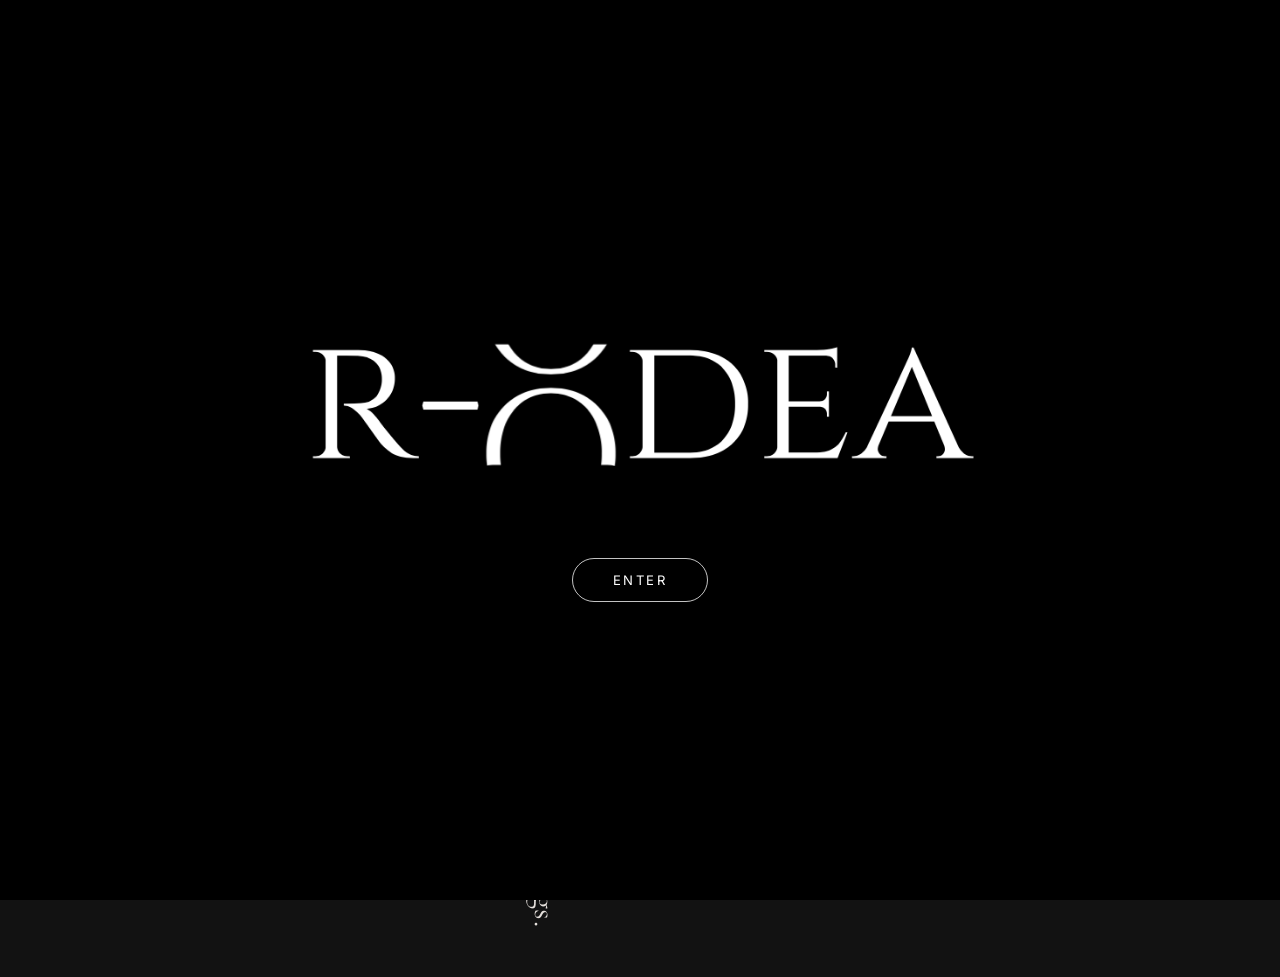
<file: index.html>
<!doctype html>
<html lang="en">
  <head>
    <meta charset="utf-8">
    <meta name="viewport" content="width=device-width, initial-scale=1">
    <meta name="google-site-verification" content="JBPxKMNKhY0AwaMtfhg0TSkQ1GIwlngQ6Hcf86oMzaY">
    <meta
      name="description"
      content="R-ODEA is an independent luxury consultancy for brands and talent. Strategic communications, brand partnerships and Asia market entry across fashion, beauty, travel and culture."
    >
    <title>R-ODEA | Luxury Brand &amp; Talent Consultancy | London, Hong Kong, Melbourne</title>
    <link rel="preconnect" href="https://fonts.googleapis.com">
    <link rel="preconnect" href="https://fonts.gstatic.com" crossorigin>
    <link
      href="https://fonts.googleapis.com/css2?family=Cormorant+Garamond:wght@400;500;600&family=Inter:wght@400;500;600;700&display=swap"
      rel="stylesheet"
    >
    <link rel="stylesheet" href="styles.css">
  </head>
  <body class="intro-active">
    <section class="intro-screen" id="intro-screen" aria-label="R-ODEA introduction">
      <div class="intro-logo" aria-hidden="true">
        <img class="intro-logo-base" src="LOGO.png" alt="">
        <span class="intro-o-cover"></span>
        <span class="intro-o-spin"></span>
      </div>
      <button class="intro-enter" type="button">Enter</button>
    </section>

    <header class="site-header">
      <nav class="nav" aria-label="Site navigation">
        <div class="brand-lockup">
          <a class="wordmark" href="#top" aria-label="R-ODEA home">
            <img src="LOGO.png" alt="R-ODEA">
          </a>
          <div class="brand-links" aria-label="Primary links">
            <a href="about.html">About</a>
            <a href="services.html">Services</a>
            <a href="sectors.html">Sectors</a>
            <a href="contact.html">Contact</a>
          </div>
        </div>

        <aside class="global-panel" aria-label="Global hubs with live clocks">
          <p class="panel-label">Global hubs</p>
          <div class="clock-list">
            <span class="city-time">
              <span>Hong Kong</span>
              <time data-timezone="Asia/Hong_Kong">--:--</time>
            </span>
            <span class="city-time">
              <span>Melbourne</span>
              <time data-timezone="Australia/Melbourne">--:--</time>
            </span>
            <span class="city-time">
              <span>London</span>
              <time data-timezone="Europe/London">--:--</time>
            </span>
          </div>
        </aside>
      </nav>
    </header>

    <main id="top">
      <section class="hero image-option image-option-top" aria-labelledby="hero-title">
        <div class="hero-layout">
          <div class="hero-copy">
            <div class="hero-positioning">
              <div class="image-strip image-strip-top" aria-label="Featured imagery">
                <span class="image-tile" tabindex="0">
                  <img src="assets/images/peggy-gou-edition-ginza.jpg" alt="Peggy Gou at The Edition Ginza — R-ODEA project">
                  <span class="image-tile-caption">Peggy Gou The EDITION Ginza</span>
                </span>
                <span class="image-tile" tabindex="0">
                  <img src="assets/images/visual-2.jpg" alt="Charles Leclerc for Vogue China — R-ODEA consultancy for One Legacy">
                  <span class="image-tile-caption">Charles Leclerc for Vogue China, consultancy for One Legacy</span>
                </span>
                <span class="image-tile" tabindex="0">
                  <img src="assets/images/emma-x-standard.jpg" alt="Emma Corrin for The Standard London — R-ODEA">
                  <span class="image-tile-caption">Emma Corrin for The Standard London</span>
                </span>
                <span class="image-tile" tabindex="0">
                  <img src="assets/images/soki-mak.jpg" alt="Soki Mak for Vogue, All's Fair Press — R-ODEA">
                  <span class="image-tile-caption">Soki Mak for Vogue, All's Fair Press</span>
                </span>
                <span class="image-tile" tabindex="0">
                  <img src="assets/images/kendal.jpg" alt="Tyler the Creator and Kendall Jenner at WePresent — R-ODEA">
                  <span class="image-tile-caption">Tyler the Creator x Kendall Jenner at WePresent</span>
                </span>
              </div>
              <p class="eyebrow">
                Strategic communications, brand partnerships and cultural positioning
                for brands and talent expanding across Asia and beyond.
              </p>
            </div>
            <h1 id="hero-title" class="hero-slogan">
              <span class="slogan-main">We will change</span>
              <span class="slogan-vertical">the way you look at things.</span>
            </h1>
          </div>
        </div>
      </section>
    </main>

    <script src="script.js"></script>
  </body>
</html>
</file>
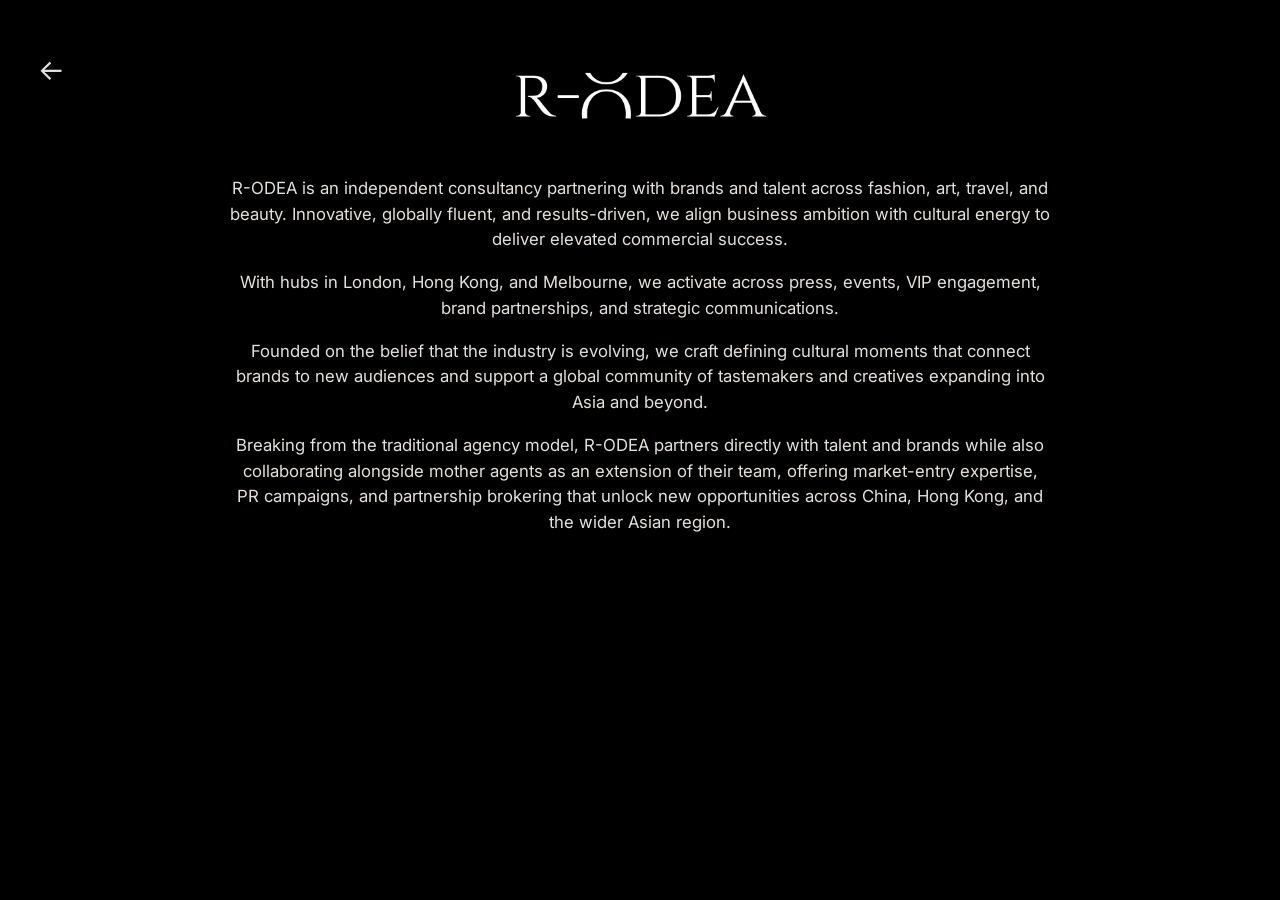
<file: about.html>
<!doctype html>
<html lang="en">
  <head>
    <meta charset="utf-8">
    <meta name="viewport" content="width=device-width, initial-scale=1">
    <meta
      name="description"
      content="R-ODEA partners with luxury brands and talent across fashion, art, travel and beauty. Hubs in London, Hong Kong and Melbourne. Market entry, PR and partnerships across Asia."
    >
    <title>About R-ODEA | Luxury Consultancy for Brands &amp; Talent</title>
    <link rel="preconnect" href="https://fonts.googleapis.com">
    <link rel="preconnect" href="https://fonts.gstatic.com" crossorigin>
    <link
      href="https://fonts.googleapis.com/css2?family=Cormorant+Garamond:wght@400;500;600&family=Inter:wght@400;500;600;700&display=swap"
      rel="stylesheet"
    >
    <link rel="stylesheet" href="styles.css">
  </head>
  <body>
    <main class="about-page">
      <a class="back-link" href="index.html?skipIntro=true" aria-label="Back to home">←</a>

      <a class="about-page-logo" href="index.html" aria-label="R-ODEA home">
        <img src="LOGO.png" alt="R-ODEA">
      </a>

      <section class="about-page-content" aria-label="About R-ODEA">
        <div class="about-page-copy">
          <p>
            R-ODEA is an independent consultancy partnering with brands and
            talent across fashion, art, travel, and beauty. Innovative, globally
            fluent, and results-driven, we align business ambition with cultural
            energy to deliver elevated commercial success.
          </p>
          <p>
            With hubs in London, Hong Kong, and Melbourne, we activate across
            press, events, VIP engagement, brand partnerships, and strategic
            communications.
          </p>
          <p>
            Founded on the belief that the industry is evolving, we craft defining
            cultural moments that connect brands to new audiences and support a
            global community of tastemakers and creatives expanding into Asia and
            beyond.
          </p>
          <p>
            Breaking from the traditional agency model, R-ODEA partners directly
            with talent and brands while also collaborating alongside mother agents
            as an extension of their team, offering market-entry expertise, PR
            campaigns, and partnership brokering that unlock new opportunities
            across China, Hong Kong, and the wider Asian region.
          </p>
        </div>
      </section>
    </main>
  </body>
</html>
</file>
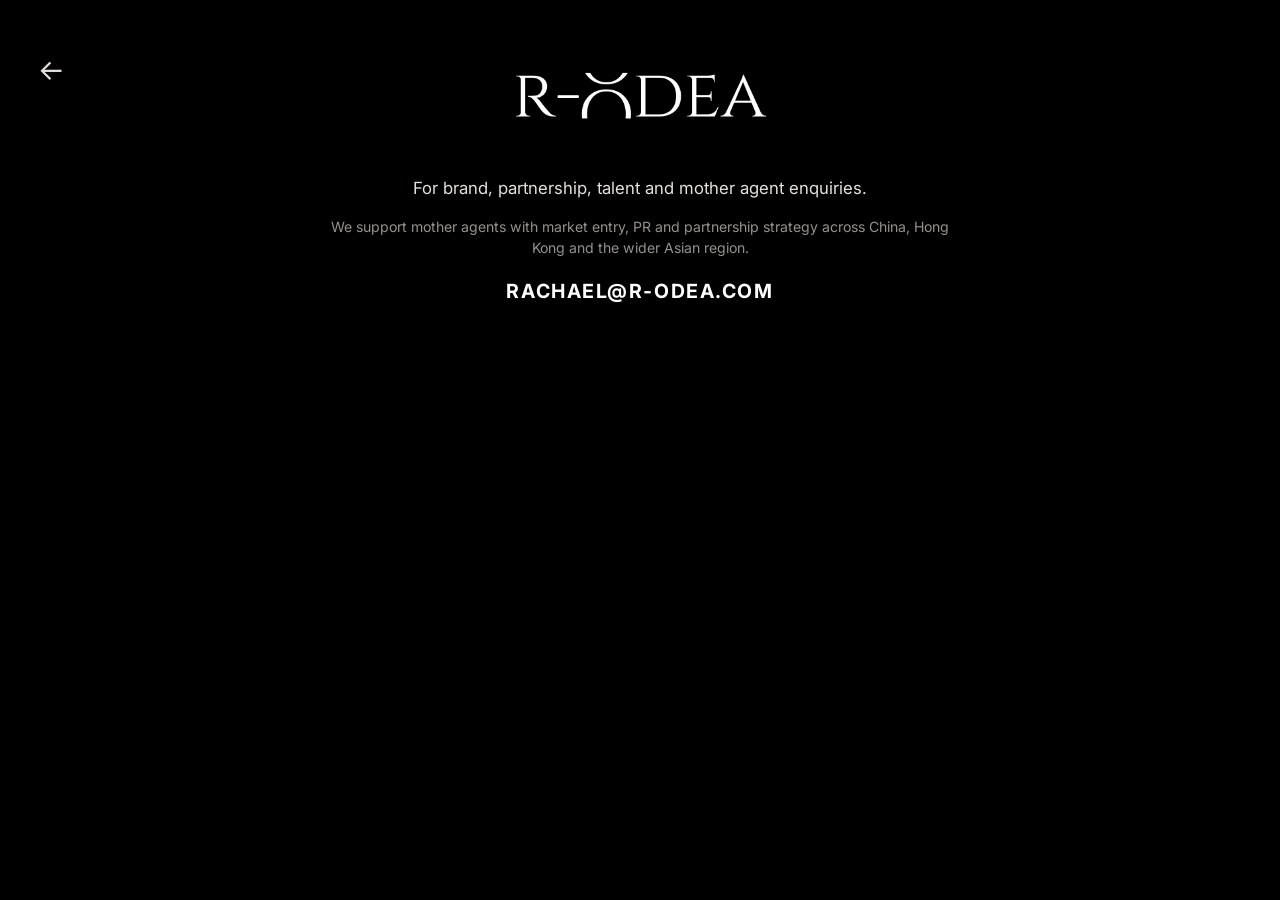
<file: contact.html>
<!doctype html>
<html lang="en">
  <head>
    <meta charset="utf-8">
    <meta name="viewport" content="width=device-width, initial-scale=1">
    <meta
      name="description"
      content="Contact R-ODEA for brand, partnership, talent and mother agent enquiries. Market entry, PR and partnership strategy across China, Hong Kong and Asia."
    >
    <title>Contact R-ODEA | Brand, Talent &amp; Partnership Enquiries</title>
    <link rel="preconnect" href="https://fonts.googleapis.com">
    <link rel="preconnect" href="https://fonts.gstatic.com" crossorigin>
    <link
      href="https://fonts.googleapis.com/css2?family=Cormorant+Garamond:wght@400;500;600&family=Inter:wght@400;500;600;700&display=swap"
      rel="stylesheet"
    >
    <link rel="stylesheet" href="styles.css">
  </head>
  <body>
    <main class="about-page contact-page">
      <a class="back-link" href="index.html?skipIntro=true" aria-label="Back to home">←</a>

      <a class="about-page-logo" href="index.html" aria-label="R-ODEA home">
        <img src="LOGO.png" alt="R-ODEA">
      </a>

      <section class="contact-content" aria-label="Contact R-ODEA">
        <p class="contact-intro">
          For brand, partnership, talent and mother agent enquiries.
        </p>
        <p class="contact-note">
          We support mother agents with market entry, PR and partnership
          strategy across China, Hong Kong and the wider Asian region.
        </p>
        <a class="contact-email" href="mailto:rachael@r-odea.com">
          rachael@r-odea.com
        </a>
      </section>
    </main>
  </body>
</html>
</file>
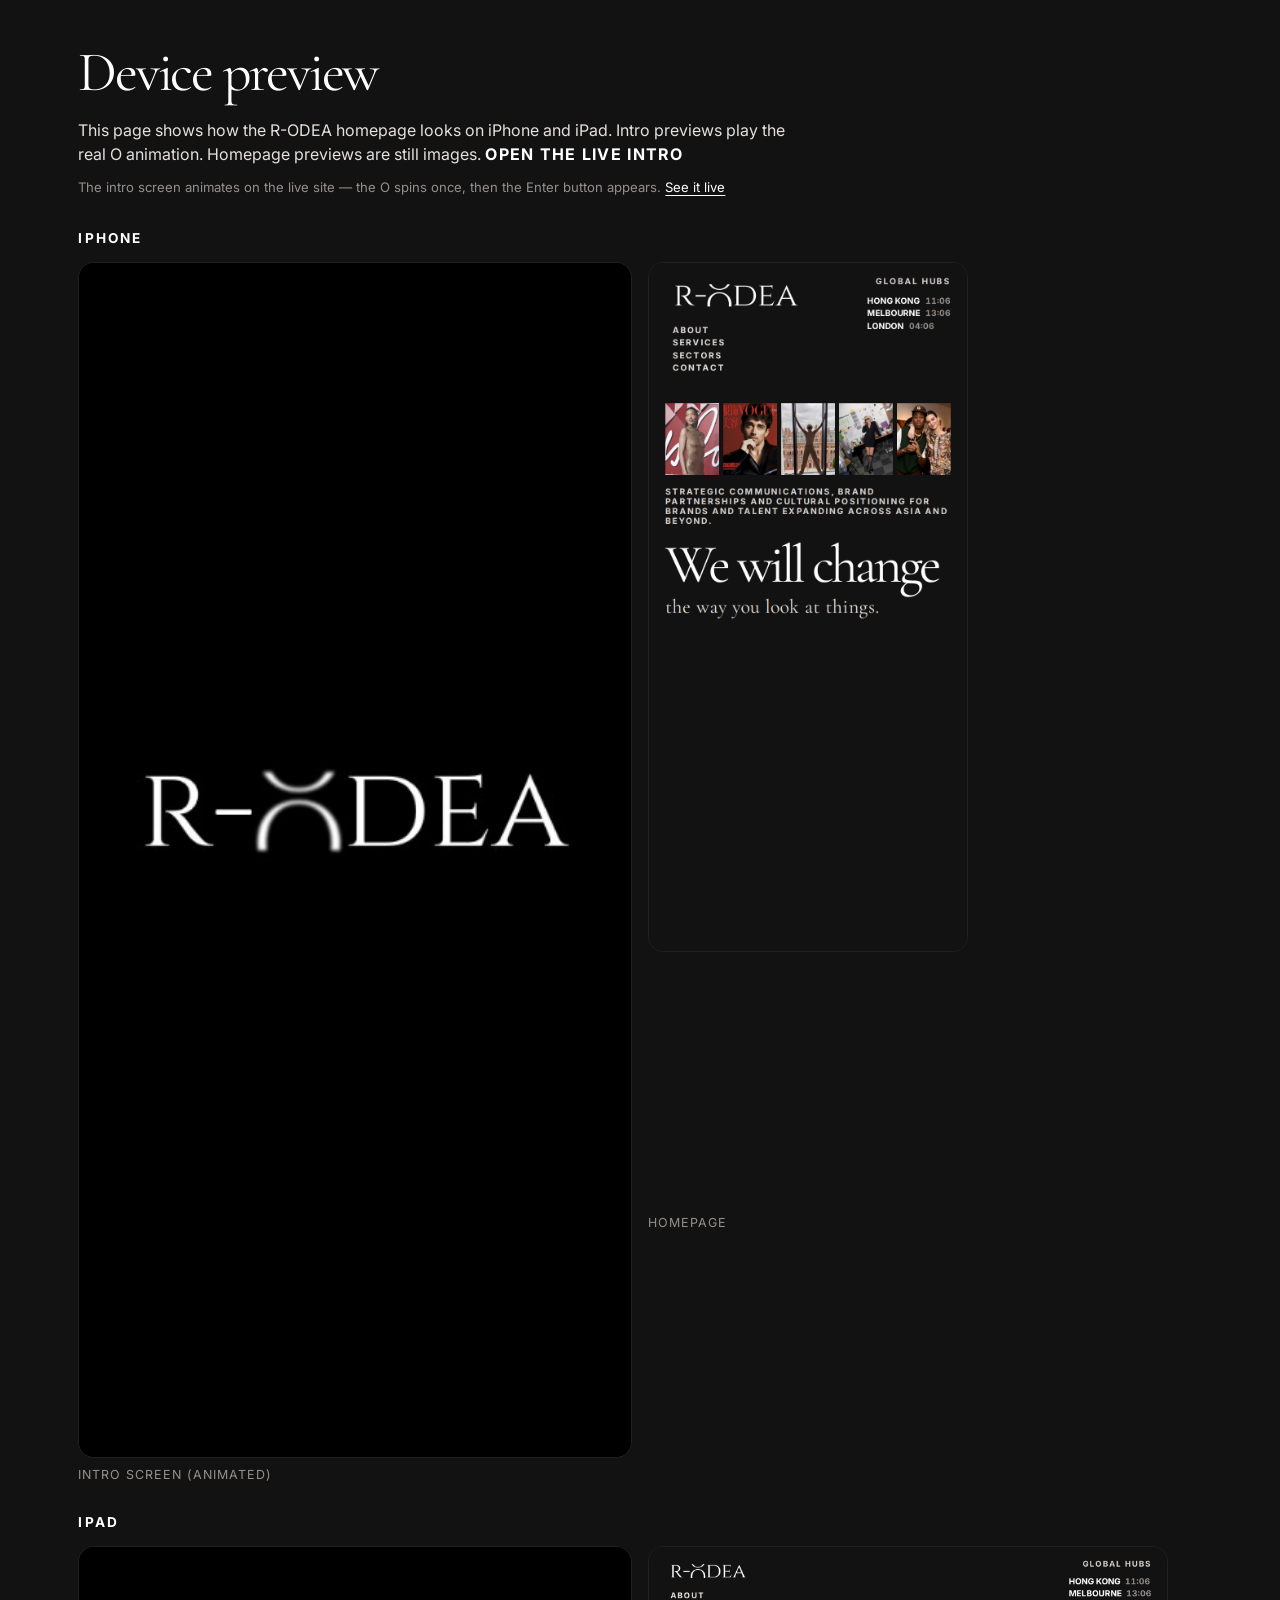
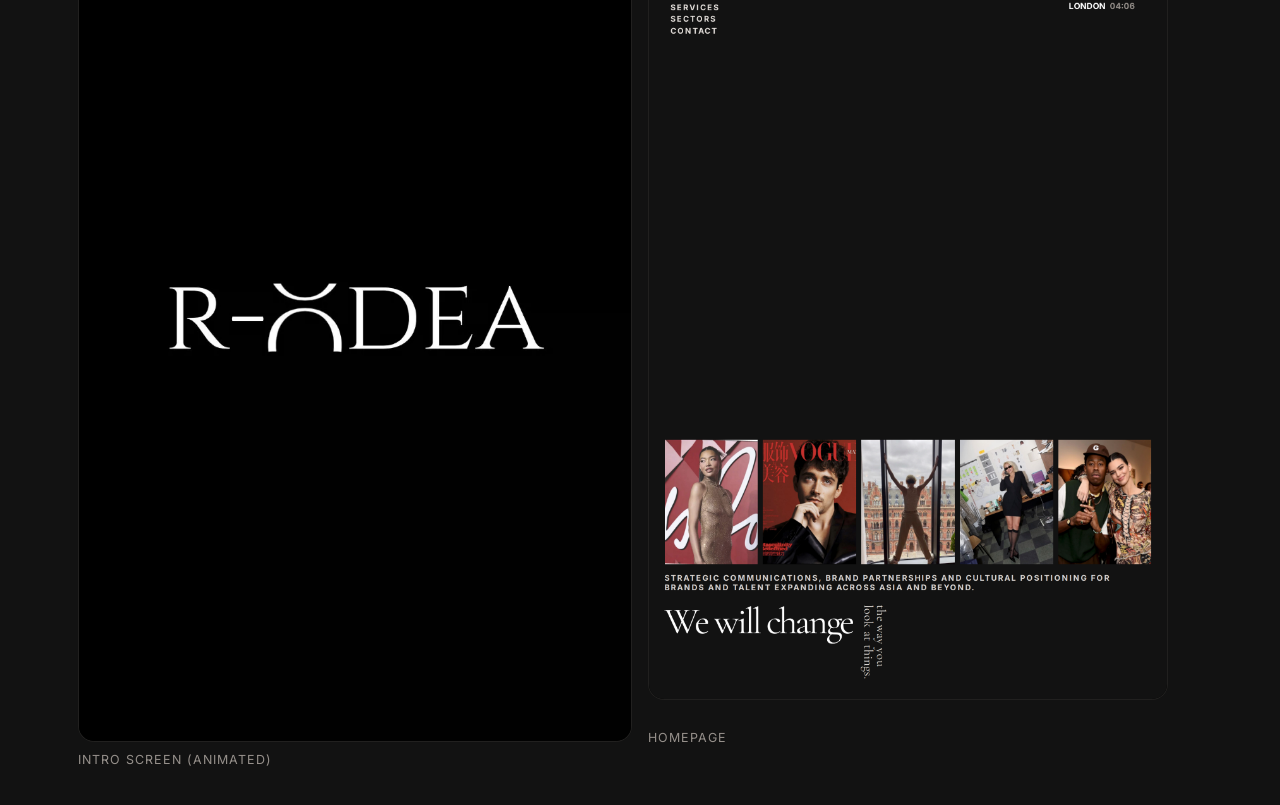
<file: device-preview.html>
<!doctype html>
<html lang="en">
  <head>
    <meta charset="utf-8">
    <meta name="viewport" content="width=device-width, initial-scale=1">
    <title>Device Preview | R-ODEA</title>
    <link rel="preconnect" href="https://fonts.googleapis.com">
    <link rel="preconnect" href="https://fonts.gstatic.com" crossorigin>
    <link
      href="https://fonts.googleapis.com/css2?family=Cormorant+Garamond:wght@400;500;600&family=Inter:wght@400;500;600;700&display=swap"
      rel="stylesheet"
    >
    <style>
      :root {
        --bg: #121212;
        --ink: #e5e0dc;
        --white: #ffffff;
        --muted: #96908b;
        --serif: "Cormorant Garamond", Palatino, Georgia, serif;
        --sans: "Inter", Arial, "Helvetica Neue", Helvetica, sans-serif;
        --pad: clamp(1.25rem, 3vw, 2.5rem);
      }

      * {
        box-sizing: border-box;
      }

      body {
        margin: 0;
        background: var(--bg);
        color: var(--ink);
        font-family: var(--sans);
      }

      main {
        max-width: 1200px;
        margin: 0 auto;
        padding: var(--pad);
      }

      h1,
      h2,
      p {
        margin: 0;
      }

      .top {
        display: grid;
        gap: 0.75rem;
        margin-bottom: 2rem;
      }

      h1 {
        color: var(--white);
        font-family: var(--serif);
        font-size: clamp(2rem, 5vw, 3.5rem);
        font-weight: 400;
        letter-spacing: -0.04em;
      }

      .intro {
        max-width: 720px;
        line-height: 1.5;
      }

      .live-link {
        color: var(--white);
        font-weight: 700;
        letter-spacing: 0.08em;
        text-decoration: none;
        text-transform: uppercase;
      }

      .grid {
        display: grid;
        gap: 2rem;
      }

      .device-block {
        display: grid;
        gap: 1rem;
      }

      .device-block h2 {
        color: var(--white);
        font-family: var(--sans);
        font-size: 0.85rem;
        font-weight: 700;
        letter-spacing: 0.16em;
        text-transform: uppercase;
      }

      .shots {
        display: grid;
        grid-template-columns: repeat(auto-fit, minmax(240px, 1fr));
        gap: 1rem;
      }

      figure {
        margin: 0;
        display: grid;
        gap: 0.6rem;
      }

      figcaption {
        color: var(--muted);
        font-size: 0.78rem;
        letter-spacing: 0.08em;
        text-transform: uppercase;
      }

      .note {
        color: var(--muted);
        font-size: 0.82rem;
        line-height: 1.5;
      }

      .intro-link {
        color: var(--white);
        text-decoration: underline;
        text-underline-offset: 0.2em;
      }

      video {
        display: block;
        width: 100%;
        height: auto;
        border: 1px solid rgba(229, 224, 220, 0.14);
        border-radius: 1rem;
        background: #000;
      }

      img {
        display: block;
        width: 100%;
        height: auto;
        border: 1px solid rgba(229, 224, 220, 0.14);
        border-radius: 1rem;
        background: #000;
      }

      .phone img {
        max-width: 320px;
      }

      .tablet img {
        max-width: 520px;
      }
    </style>
  </head>
  <body>
    <main>
      <div class="top">
        <h1>Device preview</h1>
        <p class="intro">
          This page shows how the R-ODEA homepage looks on iPhone and iPad.
          Intro previews play the real O animation. Homepage previews are still images.
          <a class="live-link" href="index.html">Open the live intro</a>
        </p>
        <p class="note">
          The intro screen animates on the live site — the O spins once, then the Enter button appears.
          <a class="intro-link" href="index.html">See it live</a>
        </p>
      </div>

      <div class="grid">
        <section class="device-block phone">
          <h2>iPhone</h2>
          <div class="shots">
            <figure>
              <video src="assets/previews/iphone-intro.mp4" poster="assets/previews/iphone-intro.png" autoplay loop muted playsinline aria-label="R-ODEA intro animation on iPhone"></video>
              <figcaption>Intro screen (animated)</figcaption>
            </figure>
            <figure>
              <img src="assets/previews/iphone-home.png" alt="R-ODEA homepage on iPhone">
              <figcaption>Homepage</figcaption>
            </figure>
          </div>
        </section>

        <section class="device-block tablet">
          <h2>iPad</h2>
          <div class="shots">
            <figure>
              <video src="assets/previews/ipad-intro.mp4" poster="assets/previews/ipad-intro.png" autoplay loop muted playsinline aria-label="R-ODEA intro animation on iPad"></video>
              <figcaption>Intro screen (animated)</figcaption>
            </figure>
            <figure>
              <img src="assets/previews/ipad-home.png" alt="R-ODEA homepage on iPad">
              <figcaption>Homepage</figcaption>
            </figure>
          </div>
        </section>
      </div>
    </main>
  </body>
</html>
</file>
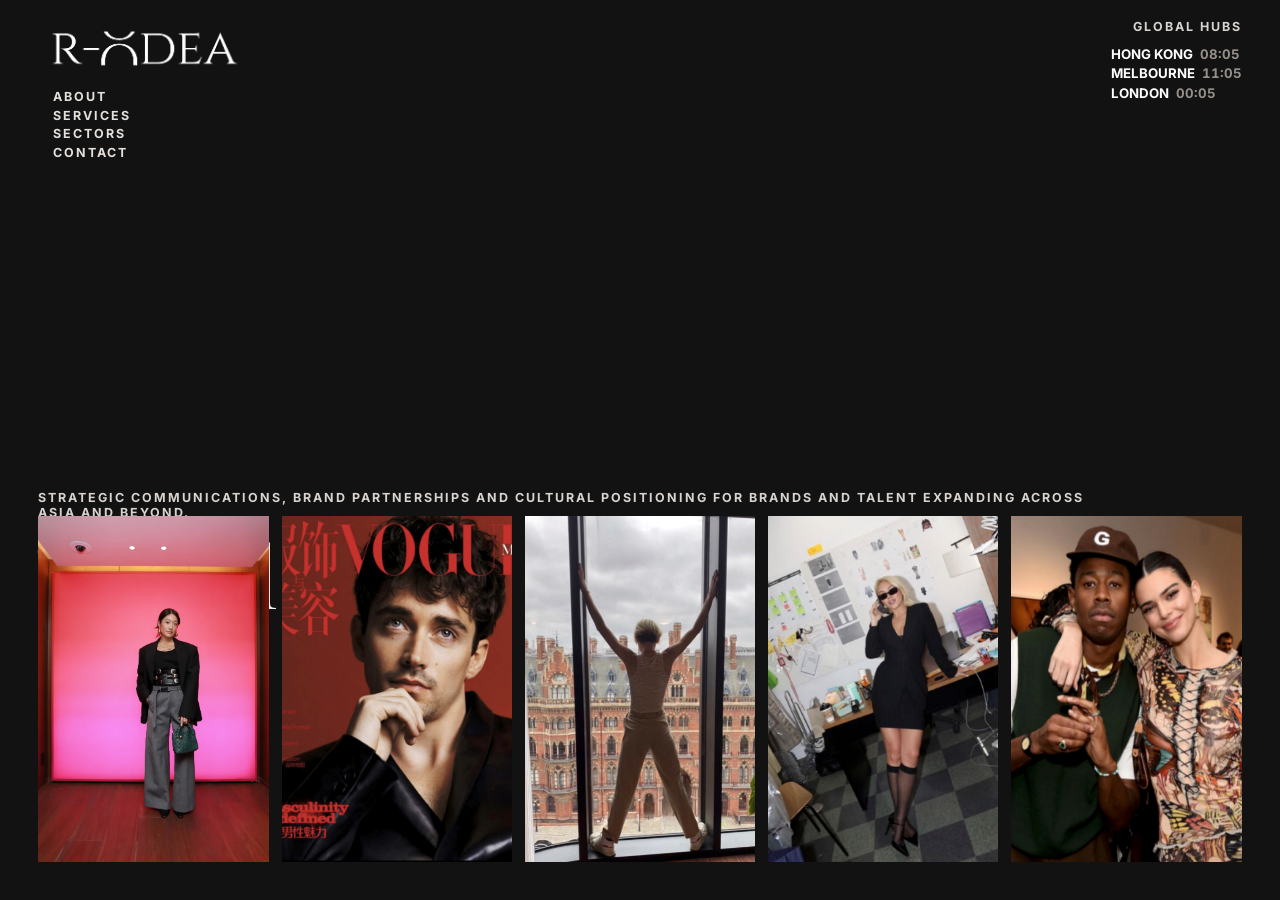
<file: image-option-bottom.html>
<!doctype html>
<html lang="en">
  <head>
    <meta charset="utf-8">
    <meta name="viewport" content="width=device-width, initial-scale=1">
    <meta
      name="description"
      content="R-ODEA homepage image layout option with imagery at the bottom of the landing page."
    >
    <title>Image Option Bottom | R-ODEA</title>
    <link rel="preconnect" href="https://fonts.googleapis.com">
    <link rel="preconnect" href="https://fonts.gstatic.com" crossorigin>
    <link
      href="https://fonts.googleapis.com/css2?family=Cormorant+Garamond:wght@400;500;600&family=Inter:wght@400;500;600;700&display=swap"
      rel="stylesheet"
    >
    <link rel="stylesheet" href="styles.css">
  </head>
  <body>
    <header class="site-header">
      <nav class="nav" aria-label="Site navigation">
        <div class="brand-lockup">
          <a class="wordmark" href="index.html?skipIntro=true" aria-label="R-ODEA home">
            <img src="LOGO.png" alt="R-ODEA">
          </a>
          <div class="brand-links" aria-label="Primary links">
            <a href="about.html">About</a>
            <a href="services.html">Services</a>
            <a href="sectors.html">Sectors</a>
            <a href="contact.html">Contact</a>
          </div>
        </div>

        <aside class="global-panel" aria-label="Global hubs with live clocks">
          <p class="panel-label">Global hubs</p>
          <div class="clock-list">
            <span class="city-time">
              <span>Hong Kong</span>
              <time data-timezone="Asia/Hong_Kong">--:--</time>
            </span>
            <span class="city-time">
              <span>Melbourne</span>
              <time data-timezone="Australia/Melbourne">--:--</time>
            </span>
            <span class="city-time">
              <span>London</span>
              <time data-timezone="Europe/London">--:--</time>
            </span>
          </div>
        </aside>
      </nav>
    </header>

    <main id="top">
      <section class="hero image-option image-option-bottom" aria-labelledby="hero-title">
        <div class="hero-layout">
          <div class="hero-copy">
            <p class="eyebrow">
              Strategic communications, brand partnerships and cultural positioning
              for brands and talent expanding across Asia and beyond.
            </p>
            <h1 id="hero-title" class="hero-slogan">
              <span class="slogan-main">We will change</span>
              <span class="slogan-vertical">the way you look at things.</span>
            </h1>
          </div>
        </div>
        <div class="image-strip image-strip-bottom" aria-label="Image layout preview">
          <span class="image-tile" tabindex="0">
            <img src="assets/images/peggy-gou-edition-ginza.jpg" alt="Peggy Gou at The Edition Ginza — R-ODEA project">
            <span class="image-tile-caption">Peggy Gou The EDITION Ginza</span>
          </span>
          <span class="image-tile" tabindex="0">
            <img src="assets/images/visual-2.jpg" alt="Charles Leclerc for Vogue China — R-ODEA consultancy for One Legacy">
            <span class="image-tile-caption">Charles Leclerc for Vogue China, consultancy for One Legacy</span>
          </span>
          <span class="image-tile" tabindex="0">
            <img src="assets/images/emma-x-standard.jpg" alt="Emma Corrin for The Standard London — R-ODEA">
            <span class="image-tile-caption">Emma Corrin for The Standard London</span>
          </span>
          <span class="image-tile" tabindex="0">
            <img src="assets/images/soki-mak.jpg" alt="Soki Mak for Vogue, All's Fair Press — R-ODEA">
            <span class="image-tile-caption">Soki Mak for Vogue, All's Fair Press</span>
          </span>
          <span class="image-tile" tabindex="0">
            <img src="assets/images/kendal.jpg" alt="Tyler the Creator and Kendall Jenner at WePresent — R-ODEA">
            <span class="image-tile-caption">Tyler the Creator x Kendall Jenner at WePresent</span>
          </span>
        </div>
      </section>
    </main>

    <script src="script.js"></script>
  </body>
</html>
</file>
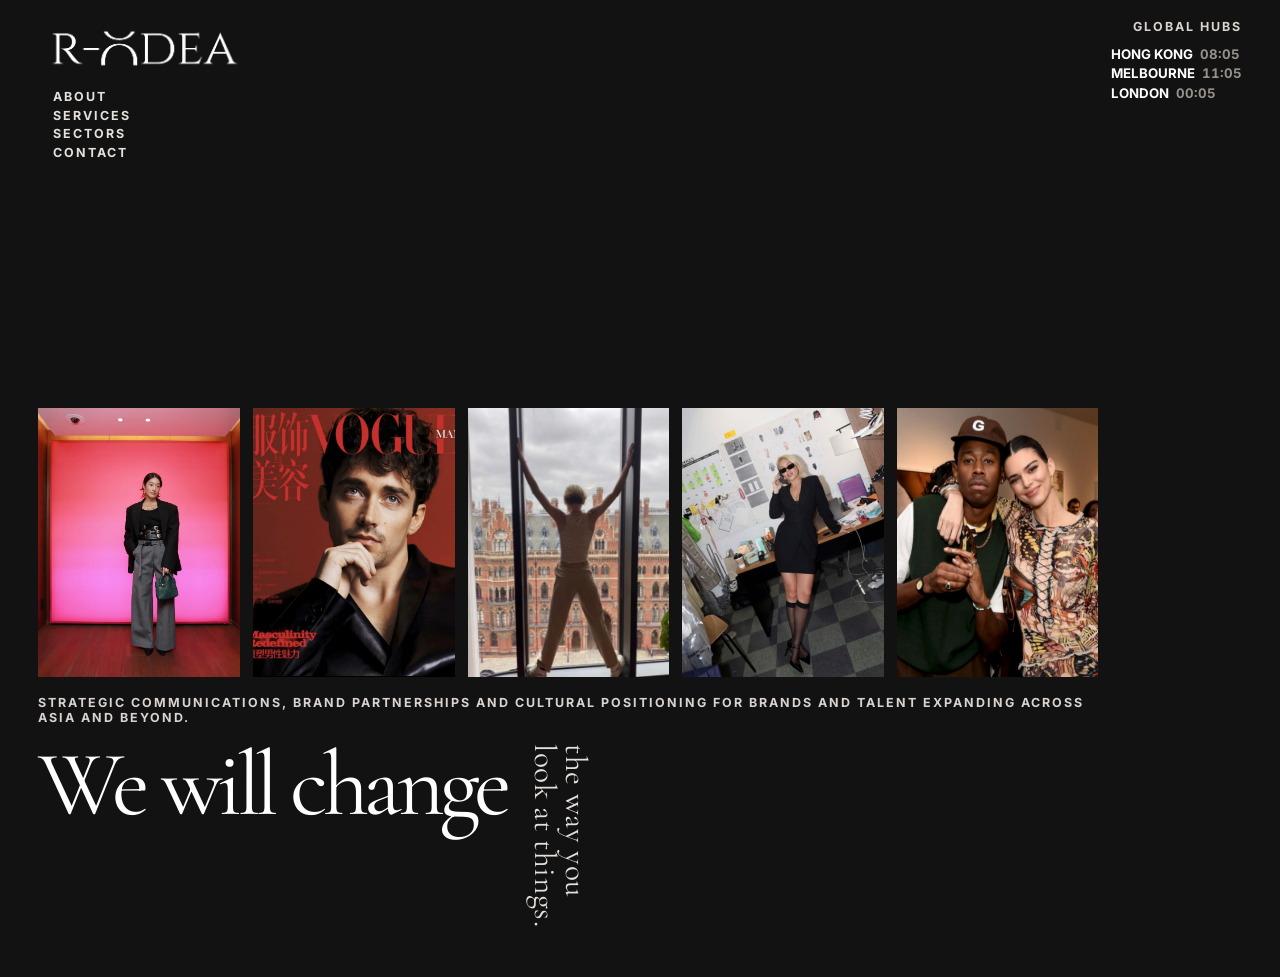
<file: image-option-top.html>
<!doctype html>
<html lang="en">
  <head>
    <meta charset="utf-8">
    <meta name="viewport" content="width=device-width, initial-scale=1">
    <meta
      name="description"
      content="R-ODEA homepage image layout option with imagery above the positioning line."
    >
    <title>Image Option Top | R-ODEA</title>
    <link rel="preconnect" href="https://fonts.googleapis.com">
    <link rel="preconnect" href="https://fonts.gstatic.com" crossorigin>
    <link
      href="https://fonts.googleapis.com/css2?family=Cormorant+Garamond:wght@400;500;600&family=Inter:wght@400;500;600;700&display=swap"
      rel="stylesheet"
    >
    <link rel="stylesheet" href="styles.css">
  </head>
  <body>
    <header class="site-header">
      <nav class="nav" aria-label="Site navigation">
        <div class="brand-lockup">
          <a class="wordmark" href="index.html?skipIntro=true" aria-label="R-ODEA home">
            <img src="LOGO.png" alt="R-ODEA">
          </a>
          <div class="brand-links" aria-label="Primary links">
            <a href="about.html">About</a>
            <a href="services.html">Services</a>
            <a href="sectors.html">Sectors</a>
            <a href="contact.html">Contact</a>
          </div>
        </div>

        <aside class="global-panel" aria-label="Global hubs with live clocks">
          <p class="panel-label">Global hubs</p>
          <div class="clock-list">
            <span class="city-time">
              <span>Hong Kong</span>
              <time data-timezone="Asia/Hong_Kong">--:--</time>
            </span>
            <span class="city-time">
              <span>Melbourne</span>
              <time data-timezone="Australia/Melbourne">--:--</time>
            </span>
            <span class="city-time">
              <span>London</span>
              <time data-timezone="Europe/London">--:--</time>
            </span>
          </div>
        </aside>
      </nav>
    </header>

    <main id="top">
      <section class="hero image-option image-option-top" aria-labelledby="hero-title">
        <div class="hero-layout">
          <div class="hero-copy">
            <div class="hero-positioning">
              <div class="image-strip image-strip-top" aria-label="Image layout preview">
                <span class="image-tile" tabindex="0">
                  <img src="assets/images/peggy-gou-edition-ginza.jpg" alt="Peggy Gou at The Edition Ginza — R-ODEA project">
                  <span class="image-tile-caption">Peggy Gou The EDITION Ginza</span>
                </span>
                <span class="image-tile" tabindex="0">
                  <img src="assets/images/visual-2.jpg" alt="Charles Leclerc for Vogue China — R-ODEA consultancy for One Legacy">
                  <span class="image-tile-caption">Charles Leclerc for Vogue China, consultancy for One Legacy</span>
                </span>
                <span class="image-tile" tabindex="0">
                  <img src="assets/images/emma-x-standard.jpg" alt="Emma Corrin for The Standard London — R-ODEA">
                  <span class="image-tile-caption">Emma Corrin for The Standard London</span>
                </span>
                <span class="image-tile" tabindex="0">
                  <img src="assets/images/soki-mak.jpg" alt="Soki Mak for Vogue, All's Fair Press — R-ODEA">
                  <span class="image-tile-caption">Soki Mak for Vogue, All's Fair Press</span>
                </span>
                <span class="image-tile" tabindex="0">
                  <img src="assets/images/kendal.jpg" alt="Tyler the Creator and Kendall Jenner at WePresent — R-ODEA">
                  <span class="image-tile-caption">Tyler the Creator x Kendall Jenner at WePresent</span>
                </span>
              </div>
              <p class="eyebrow">
                Strategic communications, brand partnerships and cultural positioning
                for brands and talent expanding across Asia and beyond.
              </p>
            </div>
            <h1 id="hero-title" class="hero-slogan">
              <span class="slogan-main">We will change</span>
              <span class="slogan-vertical">the way you look at things.</span>
            </h1>
          </div>
        </div>
      </section>
    </main>

    <script src="script.js"></script>
  </body>
</html>
</file>
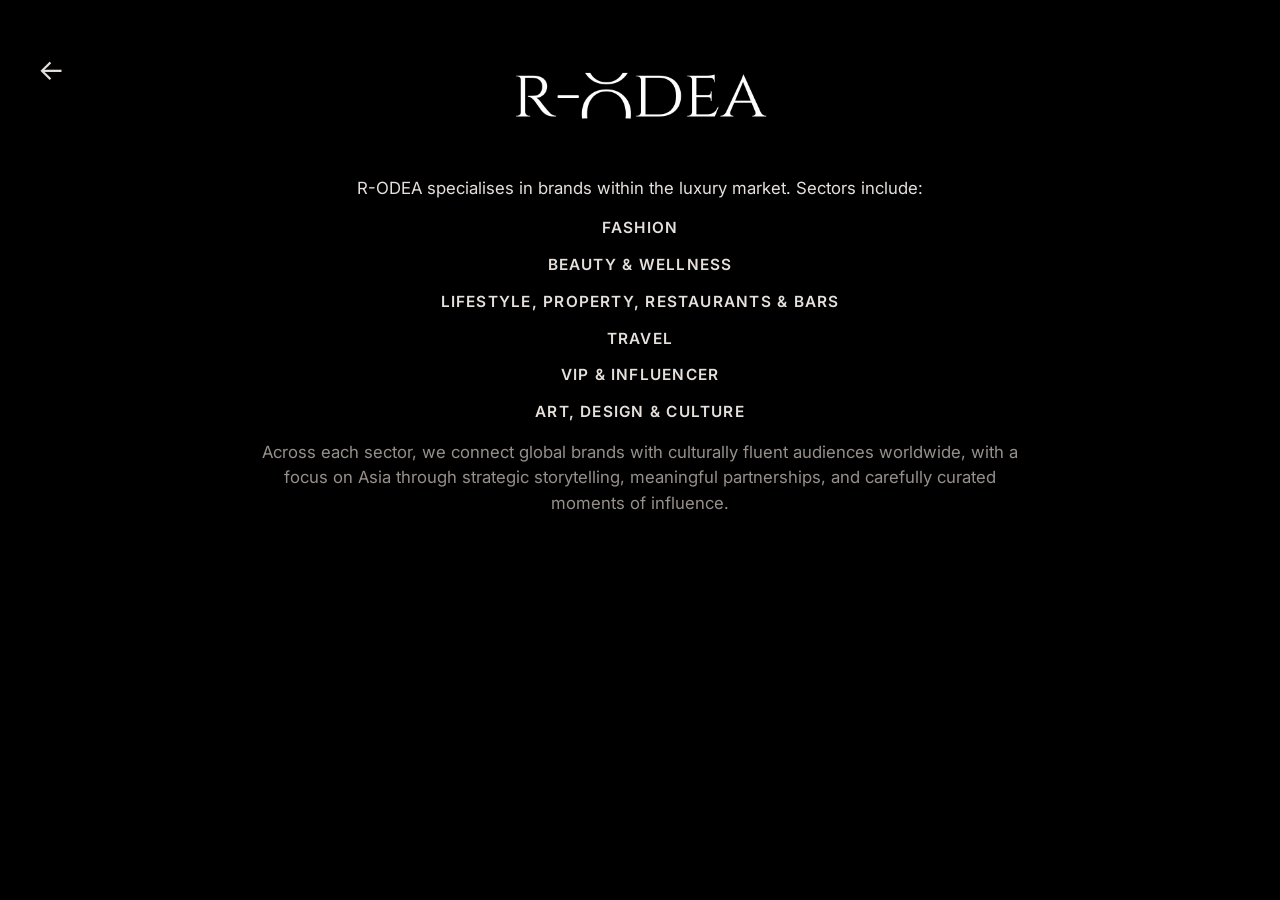
<file: sectors.html>
<!doctype html>
<html lang="en">
  <head>
    <meta charset="utf-8">
    <meta name="viewport" content="width=device-width, initial-scale=1">
    <meta
      name="description"
      content="R-ODEA works with luxury brands in fashion, beauty, wellness, travel, lifestyle, VIP, art, design and culture — with a focus on Asia and global audiences."
    >
    <title>Sectors | R-ODEA — Fashion, Beauty, Travel, Art &amp; Luxury</title>
    <link rel="preconnect" href="https://fonts.googleapis.com">
    <link rel="preconnect" href="https://fonts.gstatic.com" crossorigin>
    <link
      href="https://fonts.googleapis.com/css2?family=Cormorant+Garamond:wght@400;500;600&family=Inter:wght@400;500;600;700&display=swap"
      rel="stylesheet"
    >
    <link rel="stylesheet" href="styles.css">
  </head>
  <body>
    <main class="about-page">
      <a class="back-link" href="index.html?skipIntro=true" aria-label="Back to home">←</a>

      <a class="about-page-logo" href="index.html" aria-label="R-ODEA home">
        <img src="LOGO.png" alt="R-ODEA">
      </a>

      <section class="about-page-content services-page-content" aria-label="R-ODEA sectors">
        <p class="sectors-intro">
          R-ODEA specialises in brands within the luxury market. Sectors include:
        </p>
        <ul class="services-list sectors-list">
          <li>Fashion</li>
          <li>Beauty &amp; Wellness</li>
          <li>Lifestyle, Property, Restaurants &amp; Bars</li>
          <li>Travel</li>
          <li>VIP &amp; Influencer</li>
          <li>Art, Design &amp; Culture</li>
        </ul>
        <p class="sectors-intro sectors-perspective">
          Across each sector, we connect global brands with culturally fluent
          audiences worldwide, with a focus on Asia through strategic storytelling,
          meaningful partnerships, and carefully curated moments of influence.
        </p>
      </section>
    </main>
  </body>
</html>
</file>
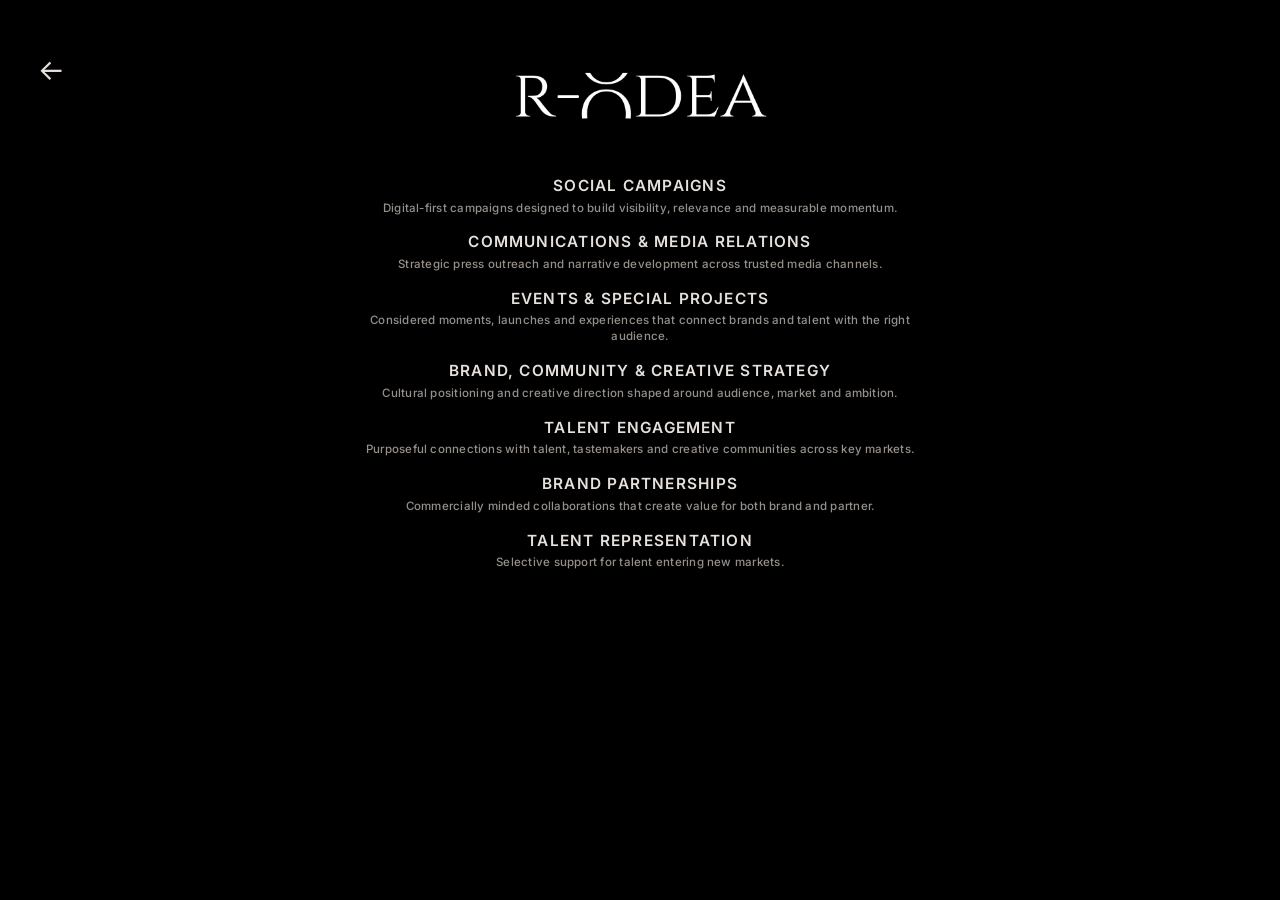
<file: services.html>
<!doctype html>
<html lang="en">
  <head>
    <meta charset="utf-8">
    <meta name="viewport" content="width=device-width, initial-scale=1">
    <meta
      name="description"
      content="R-ODEA services: strategic communications, media relations, brand partnerships, events, talent engagement and Asia market entry for luxury brands."
    >
    <title>Services | R-ODEA — PR, Partnerships, Events &amp; Strategy</title>
    <link rel="preconnect" href="https://fonts.googleapis.com">
    <link rel="preconnect" href="https://fonts.gstatic.com" crossorigin>
    <link
      href="https://fonts.googleapis.com/css2?family=Cormorant+Garamond:wght@400;500;600&family=Inter:wght@400;500;600;700&display=swap"
      rel="stylesheet"
    >
    <link rel="stylesheet" href="styles.css">
  </head>
  <body>
    <main class="about-page">
      <a class="back-link" href="index.html?skipIntro=true" aria-label="Back to home">←</a>

      <a class="about-page-logo" href="index.html" aria-label="R-ODEA home">
        <img src="LOGO.png" alt="R-ODEA">
      </a>

      <section class="about-page-content services-page-content" aria-label="R-ODEA services">
        <ul class="services-list">
          <li>
            <span>Social Campaigns</span>
            <p>Digital-first campaigns designed to build visibility, relevance and measurable momentum.</p>
          </li>
          <li>
            <span>Communications &amp; Media Relations</span>
            <p>Strategic press outreach and narrative development across trusted media channels.</p>
          </li>
          <li>
            <span>Events &amp; Special Projects</span>
            <p>Considered moments, launches and experiences that connect brands and talent with the right audience.</p>
          </li>
          <li>
            <span>Brand, Community &amp; Creative Strategy</span>
            <p>Cultural positioning and creative direction shaped around audience, market and ambition.</p>
          </li>
          <li>
            <span>Talent Engagement</span>
            <p>Purposeful connections with talent, tastemakers and creative communities across key markets.</p>
          </li>
          <li>
            <span>Brand Partnerships</span>
            <p>Commercially minded collaborations that create value for both brand and partner.</p>
          </li>
          <li>
            <span>Talent Representation</span>
            <p>Selective support for talent entering new markets.</p>
          </li>
        </ul>
      </section>
    </main>
  </body>
</html>
</file>
<file: styles.css>
:root {
  --bg: #121212;
  --panel: #1b1b1b;
  --panel-soft: #232323;
  --ink: #e5e0dc;
  --white: #ffffff;
  --muted: #96908b;
  --line: rgba(229, 224, 220, 0.18);
  --accent: #d8d3cf;
  --serif: "Cormorant Garamond", Palatino, Georgia, serif;
  --sans: "Inter", Arial, "Helvetica Neue", Helvetica, sans-serif;
  --pad: clamp(1.25rem, 3vw, 2.5rem);
  --radius: 1.4rem;
}

* {
  box-sizing: border-box;
}

html {
  scroll-behavior: smooth;
}

body {
  margin: 0;
  background: var(--bg);
  color: var(--ink);
  font-family: var(--serif);
  -webkit-font-smoothing: antialiased;
}

body.intro-active {
  overflow: hidden;
}

a {
  color: var(--white);
  text-decoration: none;
}

button {
  border: 0;
  padding: 0;
  background: transparent;
  color: inherit;
  font: inherit;
  cursor: pointer;
}

a:focus-visible,
button:focus-visible {
  outline: 1px solid var(--white);
  outline-offset: 5px;
}

h1,
h2,
h3,
p {
  margin: 0;
}

.sr-only {
  position: absolute;
  width: 1px;
  height: 1px;
  padding: 0;
  overflow: hidden;
  clip: rect(0, 0, 0, 0);
  white-space: nowrap;
  border: 0;
}

.intro-screen {
  position: fixed;
  inset: 0;
  z-index: 100;
  display: grid;
  place-content: center;
  gap: clamp(2rem, 5vw, 3.5rem);
  padding: var(--pad);
  background: #000000;
  opacity: 1;
  transition: opacity 650ms ease, visibility 650ms ease;
}

.intro-screen.is-exiting {
  visibility: hidden;
  opacity: 0;
  pointer-events: none;
}

.intro-logo {
  position: relative;
  width: min(78vw, 760px);
  overflow: visible;
  perspective: 900px;
}

.intro-logo-base {
  display: block;
  width: 100%;
  height: auto;
}

.intro-o-cover,
.intro-o-spin {
  position: absolute;
  top: 19%;
  left: 29.5%;
  width: 17.8%;
  height: 63%;
}

.intro-o-cover {
  z-index: 1;
  background: #000000;
}

.intro-o-spin {
  z-index: 2;
  overflow: hidden;
  background-image: url("LOGO.png");
  background-repeat: no-repeat;
  background-size: 562% auto;
  background-position: 35.9% 50%;
  transform-origin: 50% 50%;
  transform-style: preserve-3d;
  animation: slot-o-spin 2.8s cubic-bezier(0.18, 0.76, 0.25, 1) 350ms 1 both;
}

.intro-enter {
  justify-self: center;
  min-width: 8.5rem;
  border: 1px solid rgba(255, 255, 255, 0.76);
  border-radius: 999px;
  padding: 0.8rem 1.6rem;
  color: var(--white);
  font-family: var(--sans);
  font-size: 0.82rem;
  letter-spacing: 0.18em;
  opacity: 0;
  pointer-events: none;
  text-transform: uppercase;
  transform: translateY(0.5rem);
  transition: opacity 450ms ease, transform 450ms ease, background 180ms ease, color 180ms ease;
}

body.intro-ready .intro-enter {
  opacity: 1;
  pointer-events: auto;
  transform: translateY(0);
}

.intro-enter:hover {
  background: var(--white);
  color: #000000;
}

@keyframes slot-o-spin {
  0% {
    transform: rotateX(0deg) scaleY(1);
  }
  20% {
    transform: rotateX(360deg) scaleY(0.98);
  }
  45% {
    transform: rotateX(720deg) scaleY(1.02);
  }
  72% {
    transform: rotateX(1080deg) scaleY(0.99);
  }
  100% {
    transform: rotateX(1080deg) scaleY(1);
  }
}

.site-header {
  position: fixed;
  top: 0;
  right: 0;
  left: 0;
  z-index: 30;
  padding: 1.2rem var(--pad) 0;
  color: var(--white);
}

.nav {
  display: flex;
  align-items: flex-start;
  justify-content: space-between;
  gap: 2rem;
}

.brand-lockup {
  display: grid;
  justify-items: start;
  gap: 0.72rem;
}

.wordmark img {
  display: block;
  width: clamp(8.15rem, 16.8vw, 13.2rem);
  height: auto;
}

.eyebrow,
.brand-links a {
  font-family: var(--sans);
  font-size: 0.78rem;
  font-weight: 700;
  letter-spacing: 0.16em;
  text-transform: uppercase;
}

.brand-links {
  display: grid;
  gap: 0.22rem;
  margin-top: 0.1rem;
  padding-left: clamp(0.55rem, 1.16vw, 0.9rem);
}

.brand-links a {
  color: var(--ink);
}

.brand-links a:hover {
  color: var(--white);
}

.hero {
  position: relative;
  min-height: 100vh;
  padding: clamp(7rem, 11vw, 10rem) var(--pad) var(--pad);
  overflow: hidden;
  isolation: isolate;
}

.hero-layout {
  display: grid;
  align-content: end;
  min-height: calc(100vh - clamp(8rem, 12vw, 11rem));
}

.hero-copy {
  max-width: 960px;
}

.panel-label {
  color: var(--accent);
  font-family: var(--sans);
  font-size: 0.78rem;
  font-weight: 700;
  letter-spacing: 0.16em;
  text-transform: uppercase;
}

.eyebrow {
  color: var(--accent);
}

.hero-slogan {
  display: flex;
  align-items: flex-start;
  gap: clamp(0.65rem, 1.8vw, 1.4rem);
  max-width: none;
  margin-top: 1.2rem;
  color: var(--white);
  font-size: clamp(3rem, 7.2vw, 6.8rem);
  font-weight: 400;
  letter-spacing: -0.06em;
  line-height: 0.9;
}

.slogan-main {
  display: block;
  white-space: nowrap;
}

.slogan-vertical {
  display: block;
  max-height: 6.2em;
  color: var(--ink);
  font-size: 0.34em;
  letter-spacing: 0.02em;
  line-height: 1;
  writing-mode: vertical-rl;
}

.image-option .hero-copy {
  max-width: min(100%, 1060px);
}

.hero-positioning {
  display: grid;
  width: fit-content;
  max-width: 100%;
}

.image-strip {
  display: grid;
  grid-template-columns: repeat(5, minmax(0, 1fr));
  gap: clamp(0.35rem, 1vw, 0.8rem);
  width: min(100%, 920px);
}

.image-strip-top {
  width: 100%;
  margin-bottom: clamp(0.75rem, 1.8vw, 1.1rem);
}

.hero.image-option-top {
  padding-top: clamp(10.5rem, 16vw, 12rem);
}

.image-strip-top .image-tile {
  min-height: 0;
  aspect-ratio: 3 / 4;
}

.image-strip-bottom {
  position: absolute;
  right: var(--pad);
  bottom: var(--pad);
  left: var(--pad);
  width: auto;
}

.image-option-bottom .hero-layout {
  min-height: calc(100vh - clamp(14rem, 24vw, 20rem));
}

.image-tile {
  position: relative;
  display: block;
  min-height: clamp(5rem, 13vw, 10rem);
  overflow: hidden;
  cursor: default;
  background:
    linear-gradient(135deg, rgba(229, 224, 220, 0.18), rgba(229, 224, 220, 0.03)),
    #1d1d1d;
  box-shadow: 0 0 0 rgba(0, 0, 0, 0);
  transition: box-shadow 280ms ease, transform 280ms ease;
}

.image-tile::after {
  content: "";
  position: absolute;
  inset: 0;
  background: rgba(0, 0, 0, 0);
  transition: background 280ms ease;
  pointer-events: none;
}

.image-tile:focus-visible {
  box-shadow: 0 14px 32px rgba(0, 0, 0, 0.52);
  transform: translateY(-2px);
  outline: 1px solid var(--white);
  outline-offset: 3px;
}

.image-tile:focus-visible::after {
  background: rgba(0, 0, 0, 0.5);
}

.image-tile img {
  display: block;
  width: 100%;
  height: 100%;
  object-fit: cover;
  filter: saturate(0.9) contrast(1.02);
  transition: filter 280ms ease;
}

.image-tile:focus-visible img {
  filter: saturate(0.75) contrast(1.05) brightness(0.82);
}

.image-tile-caption {
  position: absolute;
  inset: 0;
  z-index: 1;
  display: grid;
  place-content: center;
  padding: 0.35rem;
  color: var(--white);
  font-family: var(--sans);
  font-size: clamp(0.42rem, 0.72vw, 0.58rem);
  font-weight: 700;
  letter-spacing: 0.08em;
  line-height: 1.3;
  text-align: center;
  text-transform: uppercase;
  text-wrap: balance;
  opacity: 0;
  transform: translateY(5px);
  transition: opacity 280ms ease, transform 280ms ease;
  pointer-events: none;
}

.image-tile:focus-visible .image-tile-caption {
  opacity: 1;
  transform: translateY(0);
}

@media (hover: hover) {
  .image-tile:hover {
    box-shadow: 0 14px 32px rgba(0, 0, 0, 0.52);
    transform: translateY(-2px);
  }

  .image-tile:hover::after {
    background: rgba(0, 0, 0, 0.5);
  }

  .image-tile:hover img {
    filter: saturate(0.75) contrast(1.05) brightness(0.82);
  }

  .image-tile:hover .image-tile-caption {
    opacity: 1;
    transform: translateY(0);
  }
}

.image-placeholder-one {
  background:
    linear-gradient(135deg, rgba(214, 196, 182, 0.28), rgba(229, 224, 220, 0.04)),
    #202020;
}

.image-placeholder-two {
  background:
    linear-gradient(135deg, rgba(138, 144, 147, 0.26), rgba(229, 224, 220, 0.04)),
    #191919;
}

.image-placeholder-three {
  background:
    linear-gradient(135deg, rgba(96, 64, 58, 0.42), rgba(229, 224, 220, 0.04)),
    #171717;
}

.global-panel {
  display: grid;
  justify-items: end;
  gap: 0.72rem;
  padding: 0;
}

.clock-list {
  display: grid;
  gap: 0.22rem;
}

.city-time {
  display: grid;
  grid-template-columns: auto auto;
  justify-content: start;
  gap: 0.42rem;
  color: var(--white);
  font-family: var(--sans);
  font-size: 0.83rem;
  font-weight: 700;
  text-transform: uppercase;
}

.city-time time {
  color: var(--muted);
  font-variant-numeric: tabular-nums;
}

.about-page {
  position: relative;
  display: grid;
  min-height: 100vh;
  align-content: start;
  justify-items: center;
  padding: clamp(9.25rem, 19vw, 11rem) var(--pad) clamp(3rem, 7vw, 5rem);
  background: #000000;
  text-align: center;
}

.back-link {
  position: absolute;
  top: clamp(1.8rem, 5vw, 3.5rem);
  left: var(--pad);
  color: var(--ink);
  font-family: var(--sans);
  font-size: clamp(1.2rem, 2.4vw, 1.8rem);
  line-height: 1;
}

.back-link:hover {
  color: var(--white);
}

.about-page-logo {
  position: absolute;
  top: clamp(1.8rem, 5vw, 3.5rem);
  left: 50%;
  transform: translateX(-50%);
}

.about-page-logo img {
  display: block;
  width: clamp(10rem, 24vw, 18rem);
  height: auto;
}

.about-page-content {
  display: grid;
  justify-items: center;
  width: min(100%, 980px);
  gap: 1.05rem;
}

.about-page h1 {
  color: var(--white);
  font-size: clamp(2.25rem, 7.5vw, 5.5rem);
  font-weight: 400;
  letter-spacing: -0.06em;
  line-height: 0.92;
  text-transform: uppercase;
}

.about-page-copy {
  display: grid;
  gap: 1.1rem;
  max-width: 820px;
  color: var(--ink);
  font-family: var(--sans);
  font-size: clamp(0.88rem, 1.35vw, 1.05rem);
  line-height: 1.52;
}

.about-page-section {
  display: grid;
  justify-items: center;
  gap: 1.05rem;
  margin-top: clamp(2.6rem, 5vw, 4.5rem);
}

.about-page-section h2 {
  margin: 0;
  color: var(--white);
  font-family: var(--sans);
  font-size: clamp(0.88rem, 1.35vw, 1.05rem);
  font-weight: 700;
  letter-spacing: 0.16em;
  line-height: 1.2;
  text-transform: uppercase;
}

.services-page-content {
  width: min(100%, 860px);
}

.services-page-content h1 {
  font-family: var(--sans);
  font-size: clamp(0.88rem, 1.35vw, 1.05rem);
  font-weight: 700;
  letter-spacing: 0.16em;
  line-height: 1.2;
}

.services-list {
  display: grid;
  gap: 1rem;
  width: min(100%, 760px);
  margin: 0;
  padding: 0;
  color: var(--ink);
  font-family: var(--sans);
  font-size: clamp(0.8rem, 1.2vw, 0.96rem);
  font-weight: 600;
  letter-spacing: 0.08em;
  line-height: 1.35;
  list-style: none;
  text-transform: uppercase;
}

.services-list li {
  display: grid;
  gap: 0.24rem;
  justify-items: center;
  text-align: center;
}

.services-list span {
  color: var(--ink);
}

.services-list p {
  max-width: 560px;
  color: var(--muted);
  font-size: clamp(0.68rem, 0.9vw, 0.8rem);
  font-weight: 500;
  letter-spacing: 0.02em;
  line-height: 1.38;
  text-transform: none;
}

.sectors-intro {
  max-width: 720px;
  color: var(--ink);
  font-family: var(--sans);
  font-size: clamp(0.88rem, 1.35vw, 1.05rem);
  line-height: 1.52;
}

.sectors-perspective {
  max-width: 760px;
  color: var(--muted);
}

.contact-content {
  display: grid;
  justify-items: center;
  gap: 0.9rem;
  width: min(100%, 720px);
  text-align: center;
}

.contact-intro,
.contact-note {
  color: var(--ink);
  font-family: var(--sans);
  font-size: clamp(0.88rem, 1.35vw, 1.05rem);
  line-height: 1.5;
}

.contact-note {
  max-width: 640px;
  color: var(--muted);
  font-size: clamp(0.78rem, 1.1vw, 0.92rem);
}

.contact-email {
  margin-top: 0.4rem;
  color: var(--white);
  font-family: var(--sans);
  font-size: clamp(0.95rem, 1.8vw, 1.22rem);
  font-weight: 700;
  letter-spacing: 0.08em;
  text-transform: uppercase;
}

@media (prefers-reduced-motion: reduce) {
  .intro-o-spin {
    animation: none;
  }

  .intro-screen,
  .intro-enter {
    transition: none;
  }

  .image-tile,
  .image-tile::after,
  .image-tile img,
  .image-tile-caption {
    transition: none;
  }
}

@media (max-width: 980px) {
  .global-panel {
    max-width: 16rem;
  }

}

@media (max-width: 640px) {
  .site-header {
    padding-top: 1rem;
  }

  .nav {
    gap: 1rem;
  }

  .wordmark img {
    width: clamp(7.8rem, 45.6vw, 10.8rem);
  }

  .global-panel {
    max-width: 10rem;
  }

  .intro-logo {
    width: min(88vw, 28rem);
  }

  .intro-enter {
    min-width: 7.5rem;
    padding: 0.72rem 1.35rem;
  }

  .hero {
    min-height: auto;
    padding-top: 7rem;
    padding-bottom: clamp(1.75rem, 5vw, 2.5rem);
  }

  .hero.image-option-top {
    padding-top: clamp(12.25rem, 40vw, 14rem);
  }

  .hero-layout {
    min-height: auto;
    align-content: start;
  }

  .hero-copy {
    width: 100%;
  }

  .hero-positioning {
    gap: 1rem;
    width: 100%;
    margin-top: 0.35rem;
  }

  .image-strip-top {
    margin-bottom: 0;
  }

  .eyebrow,
  .brand-links a,
  .panel-label,
  .city-time {
    font-size: 0.72rem;
  }

  .image-option-top .eyebrow {
    font-size: 0.74rem;
    line-height: 1.45;
  }

  .hero-slogan {
    display: grid;
    gap: 0.75rem;
    margin-top: 1.4rem;
    font-size: clamp(3.6rem, 19vw, 5.75rem);
  }

  .slogan-main {
    white-space: normal;
  }

  .slogan-vertical {
    max-height: none;
    font-size: 0.44em;
    line-height: 1.05;
    writing-mode: horizontal-tb;
  }

  .image-strip {
    grid-template-columns: repeat(5, minmax(3.6rem, 1fr));
    gap: 0.4rem;
    width: 100%;
  }

  .image-strip-top .image-tile {
    min-height: 0;
    aspect-ratio: 3 / 4.8;
  }

  .image-tile-caption {
    font-size: clamp(0.46rem, 2.8vw, 0.58rem);
    letter-spacing: 0.06em;
  }

  .image-strip-bottom {
    position: static;
    width: 100%;
    margin-top: 2rem;
  }

  .image-option-bottom .hero-layout {
    min-height: auto;
  }

  .image-tile {
    min-height: clamp(4.2rem, 17vw, 6.5rem);
  }

  .about-page {
    padding-top: clamp(9rem, 24vw, 10.5rem);
  }

  .about-page-logo img {
    width: clamp(8.5rem, 48vw, 12rem);
  }

}
</file>
